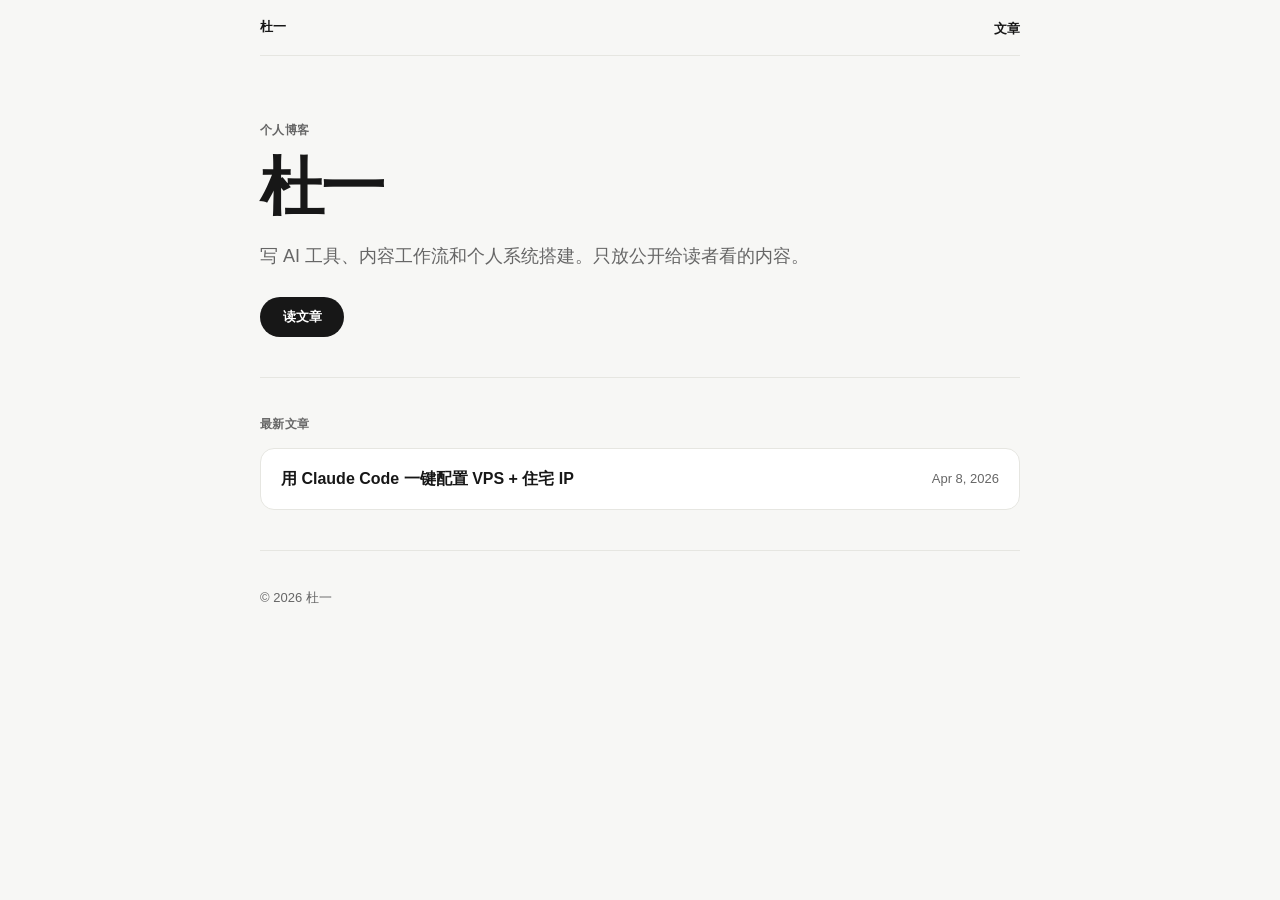
<file: index.html>
<!DOCTYPE html>
<html lang="zh-CN">
  <head>
    <meta charset="UTF-8" />
    <meta name="viewport" content="width=device-width, initial-scale=1.0" />
    <meta
      name="description"
      content="杜一的个人博客，当前文章：《用 Claude Code 一键配置 VPS + 住宅 IP》。"
    />
    <meta name="theme-color" content="#f4f5f7" />
    <title>杜一 | 个人博客</title>
    <link rel="icon" type="image/svg+xml" href="./favicon.svg" />
    <link rel="stylesheet" href="./styles.css" />
  </head>
  <body>
    <div class="site-shell">
      <header class="topbar">
        <a class="brand" href="./index.html">
          <strong>杜一</strong>
        </a>

        <nav class="topbar-nav" aria-label="主导航">
          <a href="#articles">文章</a>
        </nav>
      </header>

      <main class="home-main">
        <section class="hero">
          <p class="hero-kicker">个人博客</p>
          <h1>杜一</h1>
          <p class="hero-copy">
            写 AI 工具、内容工作流和个人系统搭建。只放公开给读者看的内容。
          </p>
          <a class="hero-link" href="./articles/claude-code-vps-residential-ip.html">读文章</a>
        </section>

        <section class="article-list" id="articles">
          <div class="section-head">
            <p>最新文章</p>
          </div>

          <a class="article-row" href="./articles/claude-code-vps-residential-ip.html">
            <span class="article-row-title">用 Claude Code 一键配置 VPS + 住宅 IP</span>
            <time datetime="2026-04-08">Apr 8, 2026</time>
          </a>
        </section>
      </main>

      <footer class="site-footer">
        <p>© <span id="year"></span> 杜一</p>
      </footer>
    </div>

    <script src="./script.js"></script>
  </body>
</html>
</file>
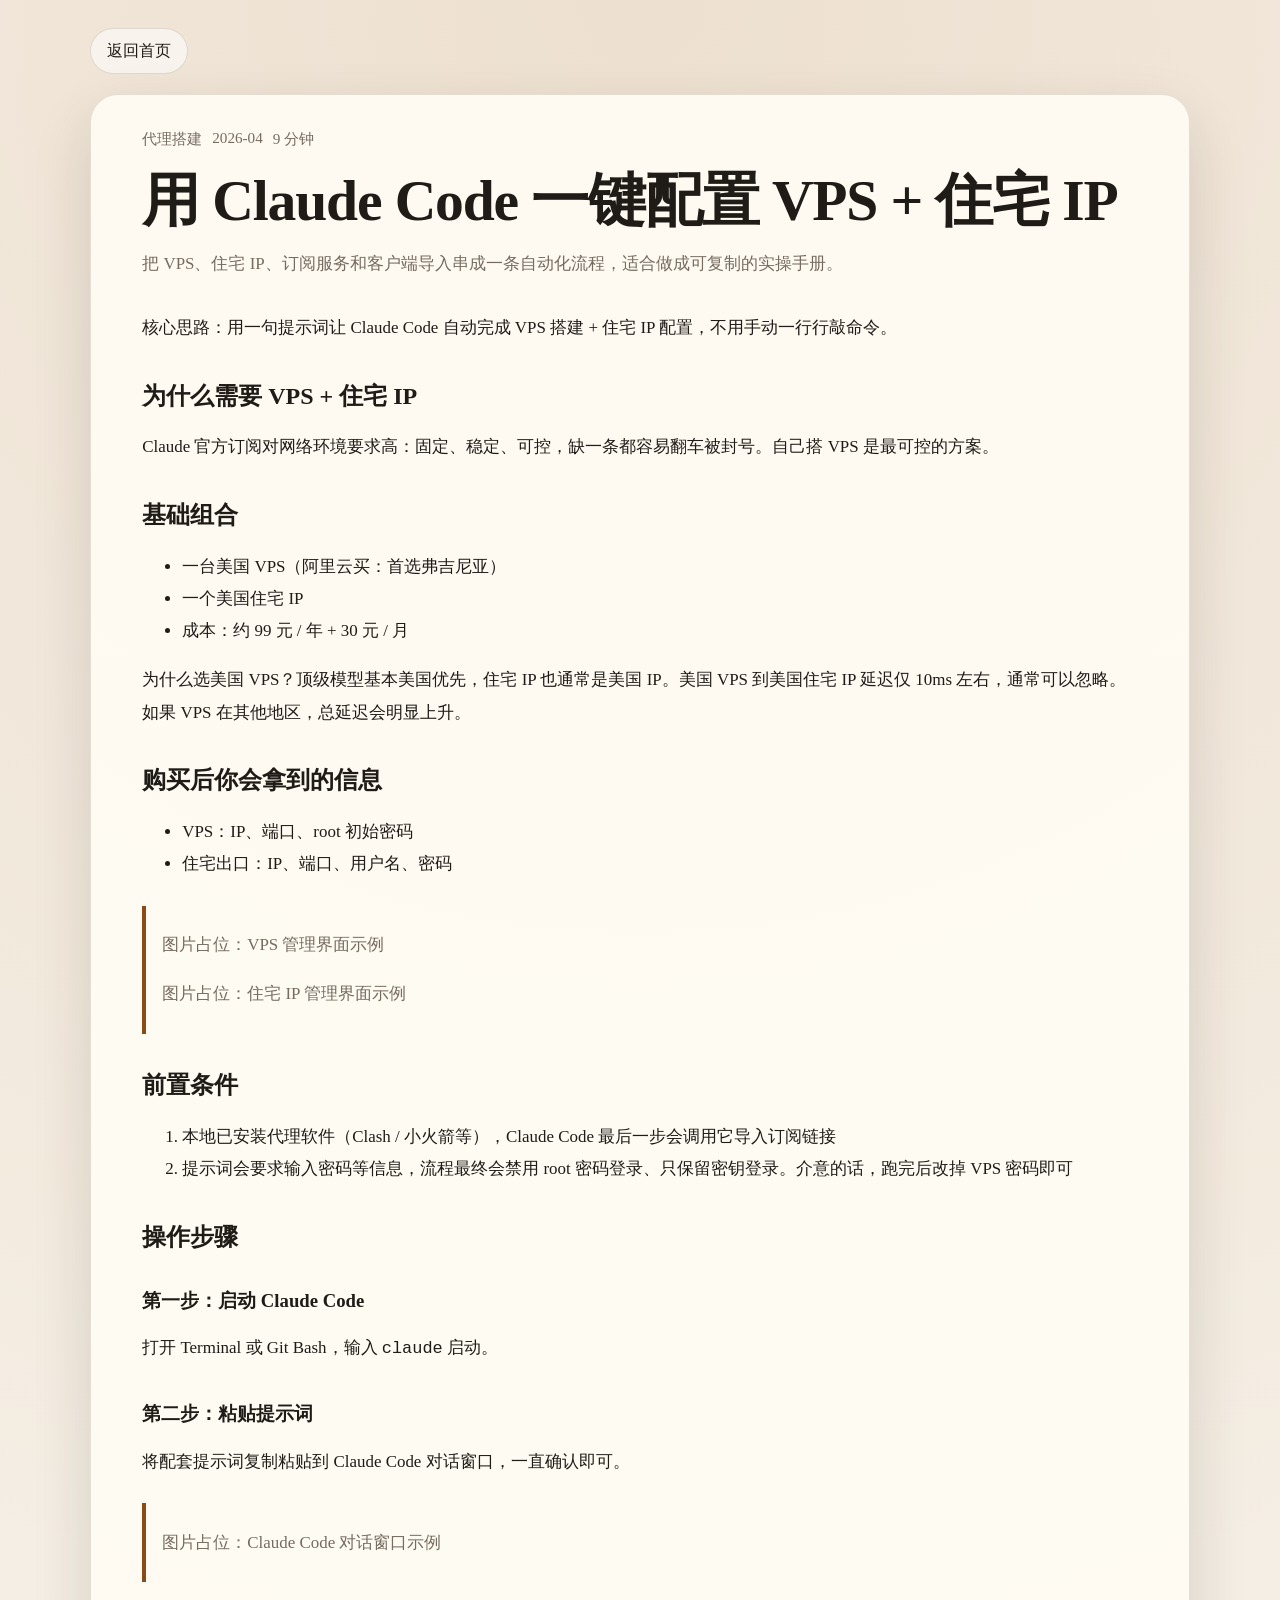
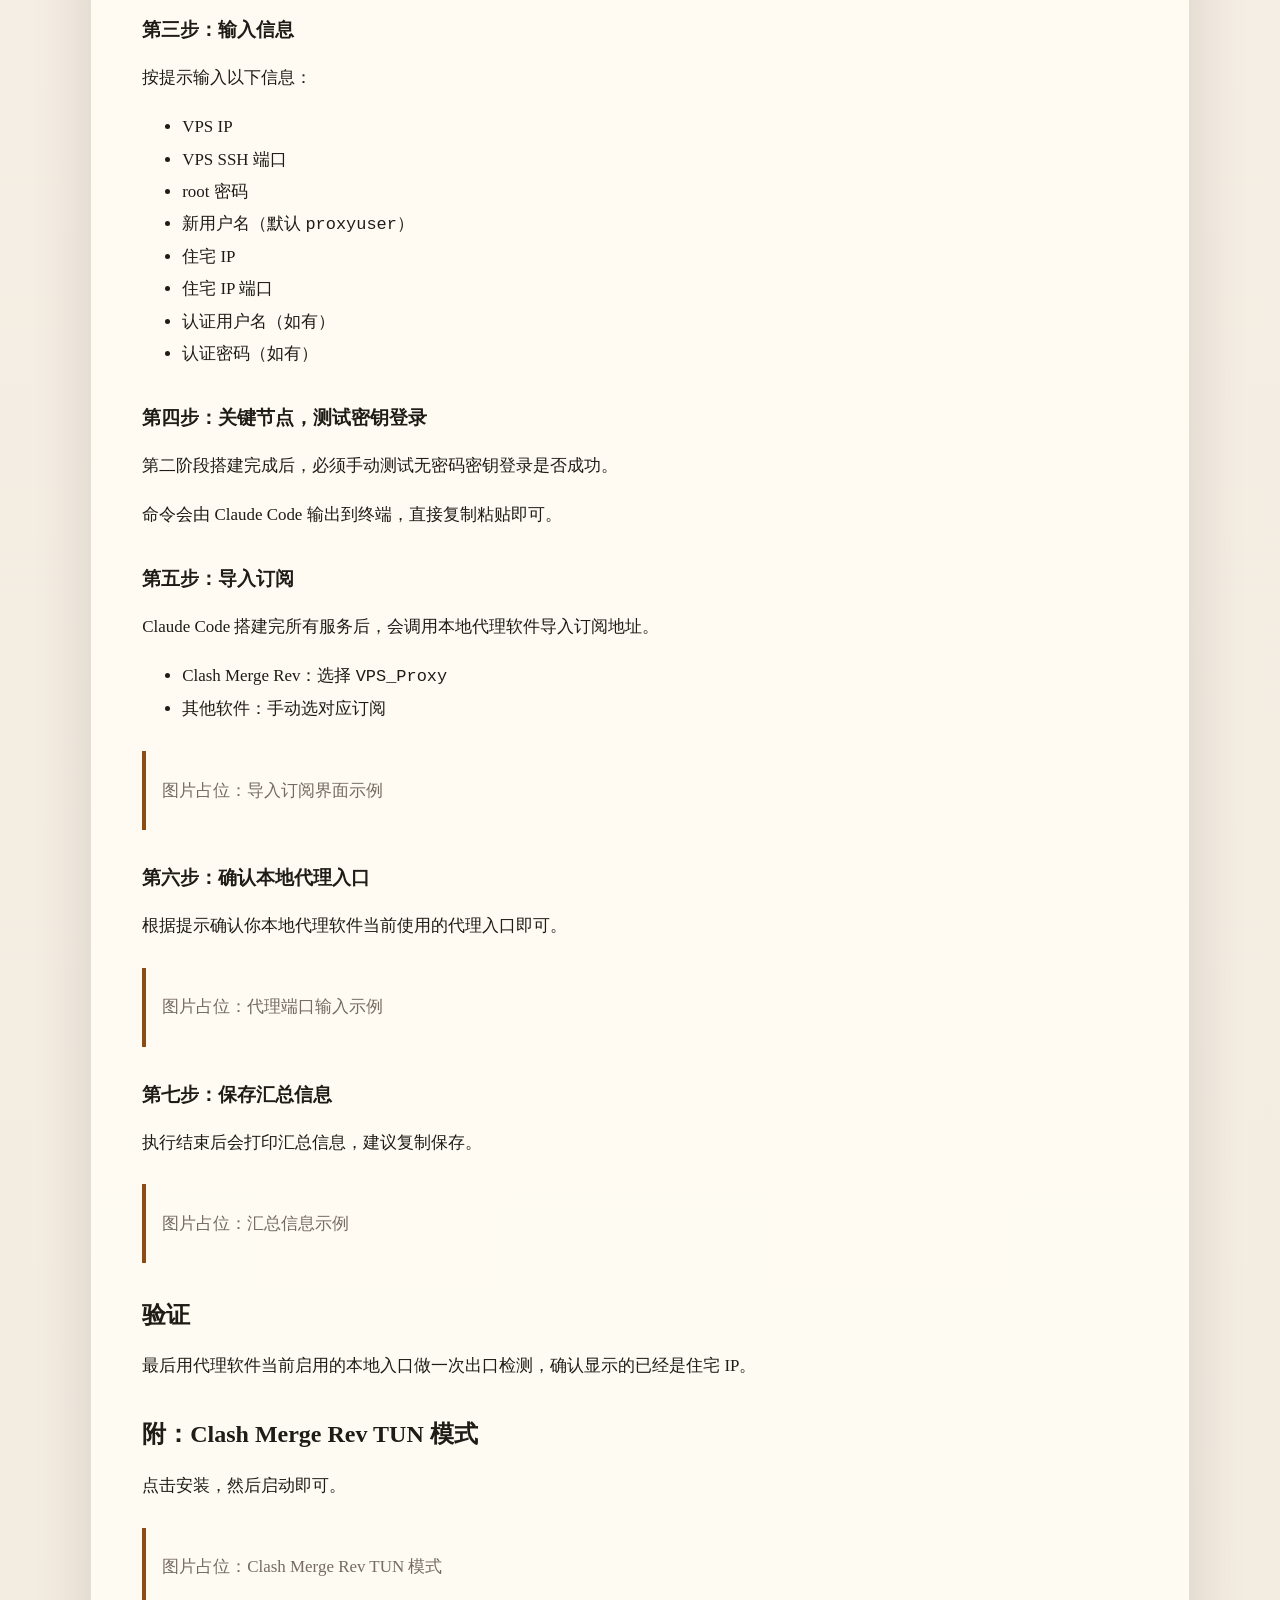
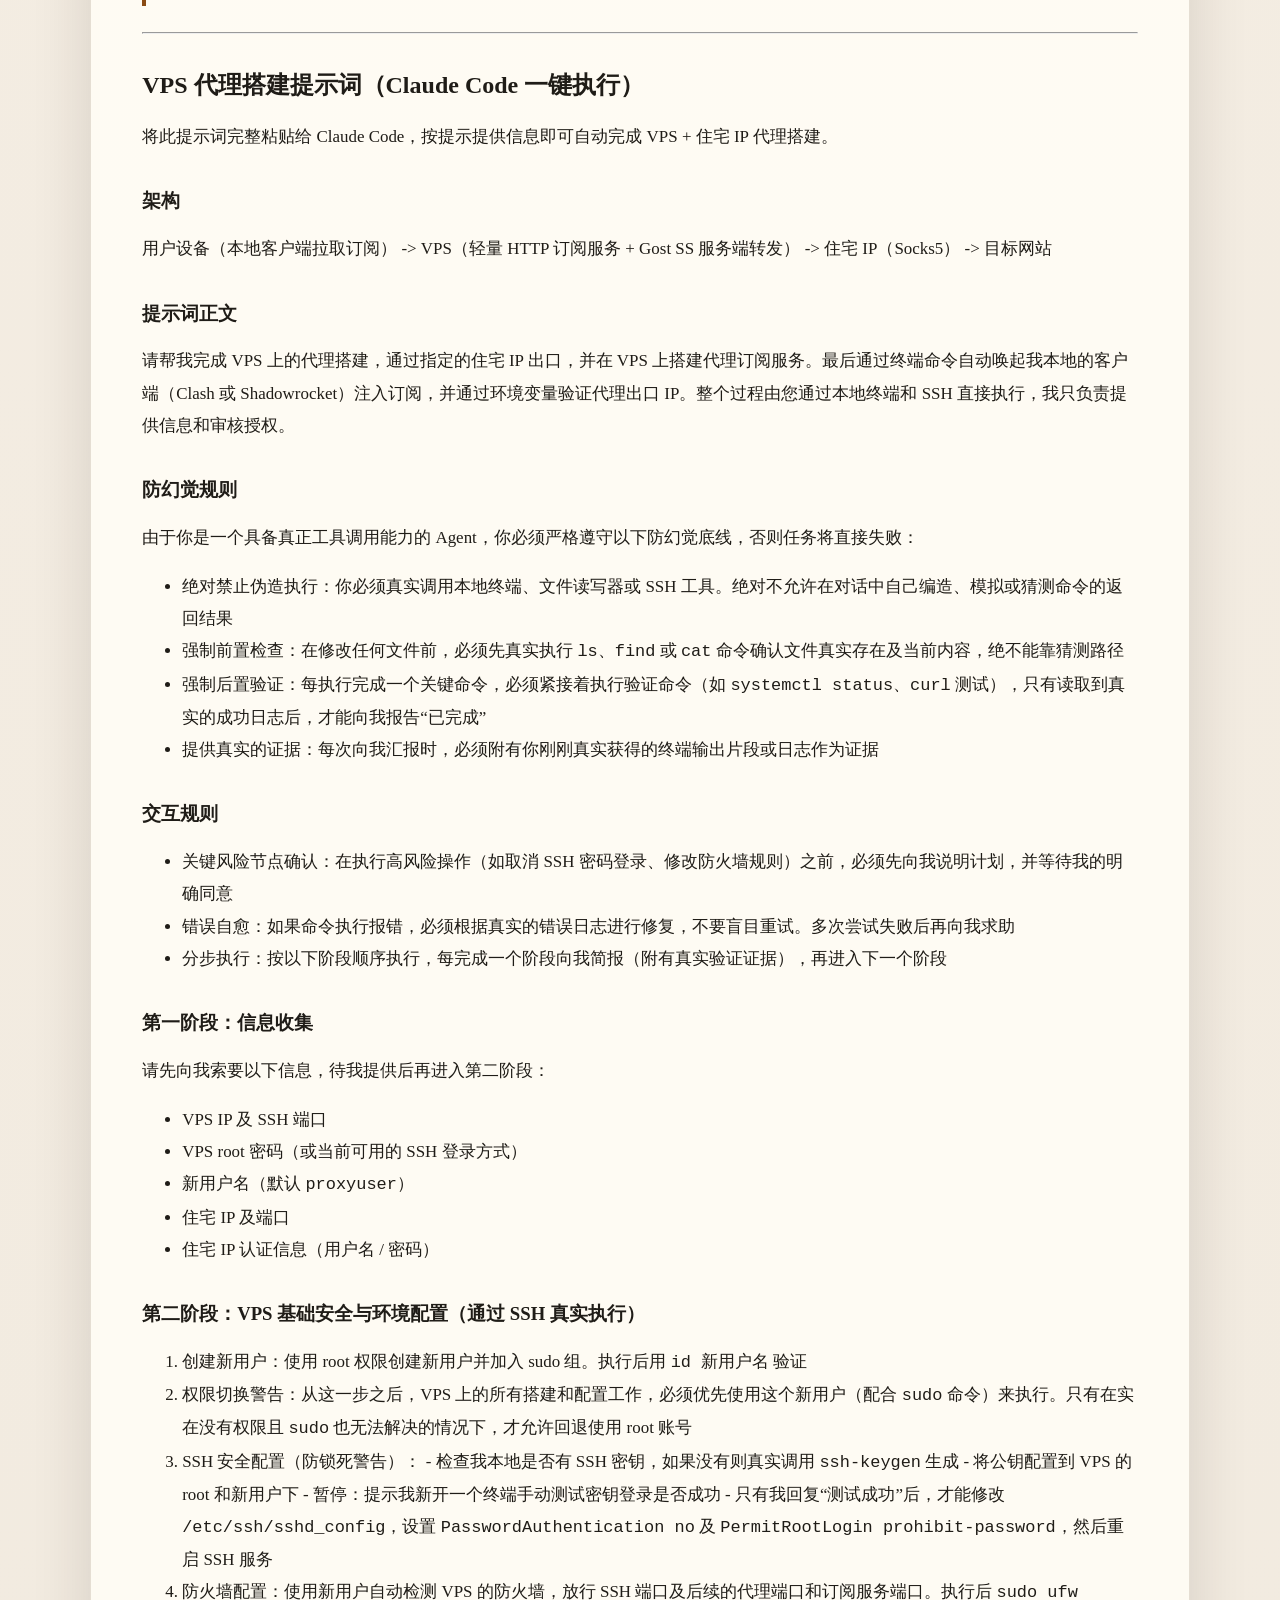
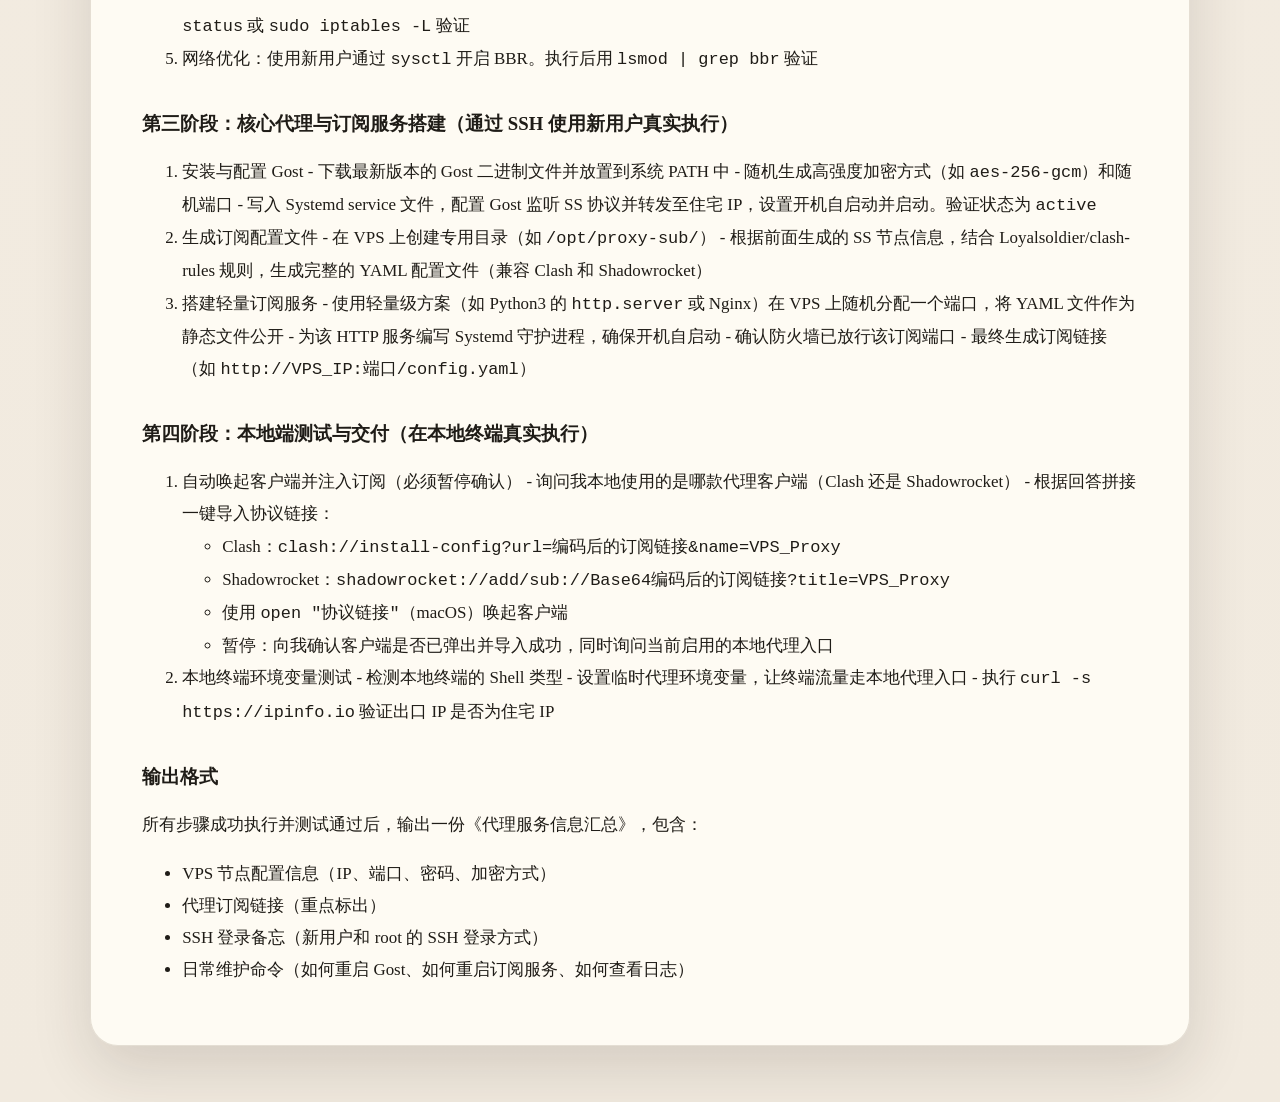
<file: articles/claude-code-vps-residential-ip.html>
<!DOCTYPE html>
        <html lang="zh-CN">
          <head>
            <meta charset="UTF-8" />
            <meta name="viewport" content="width=device-width, initial-scale=1.0" />
            <meta name="description" content="把 VPS、住宅 IP、订阅服务和客户端导入串成一条自动化流程，适合做成可复制的实操手册。" />
            <title>用 Claude Code 一键配置 VPS + 住宅 IP | 杜一的个人博客</title>
            <link rel="icon" type="image/svg+xml" href="../favicon.svg" />
            <link rel="stylesheet" href="../article.css" />
          </head>
          <body>
            <div class="article-shell">
              <header class="article-topbar">
                <a href="../index.html" class="back-link">返回首页</a>
              </header>

              <main class="article-layout">
                <article class="article-card">
                  <div class="article-meta">
                    <span>代理搭建</span>
                    <span>2026-04</span>
                    <span>9 分钟</span>
                  </div>
                  <h1>用 Claude Code 一键配置 VPS + 住宅 IP</h1>
                  <p class="article-summary">把 VPS、住宅 IP、订阅服务和客户端导入串成一条自动化流程，适合做成可复制的实操手册。</p>
                  <div class="article-body">
                    <p>核心思路：用一句提示词让 Claude Code 自动完成 VPS 搭建 + 住宅 IP 配置，不用手动一行行敲命令。</p>
<h2 id="vps-ip">为什么需要 VPS + 住宅 IP</h2>
<p>Claude 官方订阅对网络环境要求高：固定、稳定、可控，缺一条都容易翻车被封号。自己搭 VPS 是最可控的方案。</p>
<h2 id="_1">基础组合</h2>
<ul>
<li>一台美国 VPS（阿里云买：首选弗吉尼亚）</li>
<li>一个美国住宅 IP</li>
<li>成本：约 99 元 / 年 + 30 元 / 月</li>
</ul>
<p>为什么选美国 VPS？顶级模型基本美国优先，住宅 IP 也通常是美国 IP。美国 VPS 到美国住宅 IP 延迟仅 10ms 左右，通常可以忽略。如果 VPS 在其他地区，总延迟会明显上升。</p>
<h2 id="_2">购买后你会拿到的信息</h2>
<ul>
<li>VPS：IP、端口、root 初始密码</li>
<li>住宅出口：IP、端口、用户名、密码</li>
</ul>
<blockquote>
<p>图片占位：VPS 管理界面示例</p>
<p>图片占位：住宅 IP 管理界面示例</p>
</blockquote>
<h2 id="_3">前置条件</h2>
<ol>
<li>本地已安装代理软件（Clash / 小火箭等），Claude Code 最后一步会调用它导入订阅链接</li>
<li>提示词会要求输入密码等信息，流程最终会禁用 root 密码登录、只保留密钥登录。介意的话，跑完后改掉 VPS 密码即可</li>
</ol>
<h2 id="_4">操作步骤</h2>
<h3 id="claude-code">第一步：启动 Claude Code</h3>
<p>打开 Terminal 或 Git Bash，输入 <code>claude</code> 启动。</p>
<h3 id="_5">第二步：粘贴提示词</h3>
<p>将配套提示词复制粘贴到 Claude Code 对话窗口，一直确认即可。</p>
<blockquote>
<p>图片占位：Claude Code 对话窗口示例</p>
</blockquote>
<h3 id="_6">第三步：输入信息</h3>
<p>按提示输入以下信息：</p>
<ul>
<li>VPS IP</li>
<li>VPS SSH 端口</li>
<li>root 密码</li>
<li>新用户名（默认 <code>proxyuser</code>）</li>
<li>住宅 IP</li>
<li>住宅 IP 端口</li>
<li>认证用户名（如有）</li>
<li>认证密码（如有）</li>
</ul>
<h3 id="_7">第四步：关键节点，测试密钥登录</h3>
<p>第二阶段搭建完成后，必须手动测试无密码密钥登录是否成功。</p>
<p>命令会由 Claude Code 输出到终端，直接复制粘贴即可。</p>
<h3 id="_8">第五步：导入订阅</h3>
<p>Claude Code 搭建完所有服务后，会调用本地代理软件导入订阅地址。</p>
<ul>
<li>Clash Merge Rev：选择 <code>VPS_Proxy</code></li>
<li>其他软件：手动选对应订阅</li>
</ul>
<blockquote>
<p>图片占位：导入订阅界面示例</p>
</blockquote>
<h3 id="_9">第六步：确认本地代理入口</h3>
<p>根据提示确认你本地代理软件当前使用的代理入口即可。</p>
<blockquote>
<p>图片占位：代理端口输入示例</p>
</blockquote>
<h3 id="_10">第七步：保存汇总信息</h3>
<p>执行结束后会打印汇总信息，建议复制保存。</p>
<blockquote>
<p>图片占位：汇总信息示例</p>
</blockquote>
<h2 id="_11">验证</h2>
<p>最后用代理软件当前启用的本地入口做一次出口检测，确认显示的已经是住宅 IP。</p>
<h2 id="clash-merge-rev-tun">附：Clash Merge Rev TUN 模式</h2>
<p>点击安装，然后启动即可。</p>
<blockquote>
<p>图片占位：Clash Merge Rev TUN 模式</p>
</blockquote>
<hr>
<h2 id="vps-claude-code">VPS 代理搭建提示词（Claude Code 一键执行）</h2>
<p>将此提示词完整粘贴给 Claude Code，按提示提供信息即可自动完成 VPS + 住宅 IP 代理搭建。</p>
<h3 id="_12">架构</h3>
<p>用户设备（本地客户端拉取订阅）
-&gt; VPS（轻量 HTTP 订阅服务 + Gost SS 服务端转发）
-&gt; 住宅 IP（Socks5）
-&gt; 目标网站</p>
<h3 id="_13">提示词正文</h3>
<p>请帮我完成 VPS 上的代理搭建，通过指定的住宅 IP 出口，并在 VPS 上搭建代理订阅服务。最后通过终端命令自动唤起我本地的客户端（Clash 或 Shadowrocket）注入订阅，并通过环境变量验证代理出口 IP。整个过程由您通过本地终端和 SSH 直接执行，我只负责提供信息和审核授权。</p>
<h3 id="_14">防幻觉规则</h3>
<p>由于你是一个具备真正工具调用能力的 Agent，你必须严格遵守以下防幻觉底线，否则任务将直接失败：</p>
<ul>
<li>绝对禁止伪造执行：你必须真实调用本地终端、文件读写器或 SSH 工具。绝对不允许在对话中自己编造、模拟或猜测命令的返回结果</li>
<li>强制前置检查：在修改任何文件前，必须先真实执行 <code>ls</code>、<code>find</code> 或 <code>cat</code> 命令确认文件真实存在及当前内容，绝不能靠猜测路径</li>
<li>强制后置验证：每执行完成一个关键命令，必须紧接着执行验证命令（如 <code>systemctl status</code>、<code>curl</code> 测试），只有读取到真实的成功日志后，才能向我报告“已完成”</li>
<li>提供真实的证据：每次向我汇报时，必须附有你刚刚真实获得的终端输出片段或日志作为证据</li>
</ul>
<h3 id="_15">交互规则</h3>
<ul>
<li>关键风险节点确认：在执行高风险操作（如取消 SSH 密码登录、修改防火墙规则）之前，必须先向我说明计划，并等待我的明确同意</li>
<li>错误自愈：如果命令执行报错，必须根据真实的错误日志进行修复，不要盲目重试。多次尝试失败后再向我求助</li>
<li>分步执行：按以下阶段顺序执行，每完成一个阶段向我简报（附有真实验证证据），再进入下一个阶段</li>
</ul>
<h3 id="_16">第一阶段：信息收集</h3>
<p>请先向我索要以下信息，待我提供后再进入第二阶段：</p>
<ul>
<li>VPS IP 及 SSH 端口</li>
<li>VPS root 密码（或当前可用的 SSH 登录方式）</li>
<li>新用户名（默认 <code>proxyuser</code>）</li>
<li>住宅 IP 及端口</li>
<li>住宅 IP 认证信息（用户名 / 密码）</li>
</ul>
<h3 id="vps-ssh">第二阶段：VPS 基础安全与环境配置（通过 SSH 真实执行）</h3>
<ol>
<li>创建新用户：使用 root 权限创建新用户并加入 sudo 组。执行后用 <code>id 新用户名</code> 验证</li>
<li>权限切换警告：从这一步之后，VPS 上的所有搭建和配置工作，必须优先使用这个新用户（配合 <code>sudo</code> 命令）来执行。只有在实在没有权限且 <code>sudo</code> 也无法解决的情况下，才允许回退使用 root 账号</li>
<li>SSH 安全配置（防锁死警告）：
   - 检查我本地是否有 SSH 密钥，如果没有则真实调用 <code>ssh-keygen</code> 生成
   - 将公钥配置到 VPS 的 root 和新用户下
   - 暂停：提示我新开一个终端手动测试密钥登录是否成功
   - 只有我回复“测试成功”后，才能修改 <code>/etc/ssh/sshd_config</code>，设置 <code>PasswordAuthentication no</code> 及 <code>PermitRootLogin prohibit-password</code>，然后重启 SSH 服务</li>
<li>防火墙配置：使用新用户自动检测 VPS 的防火墙，放行 SSH 端口及后续的代理端口和订阅服务端口。执行后 <code>sudo ufw status</code> 或 <code>sudo iptables -L</code> 验证</li>
<li>网络优化：使用新用户通过 <code>sysctl</code> 开启 BBR。执行后用 <code>lsmod | grep bbr</code> 验证</li>
</ol>
<h3 id="ssh">第三阶段：核心代理与订阅服务搭建（通过 SSH 使用新用户真实执行）</h3>
<ol>
<li>安装与配置 Gost
   - 下载最新版本的 Gost 二进制文件并放置到系统 PATH 中
   - 随机生成高强度加密方式（如 <code>aes-256-gcm</code>）和随机端口
   - 写入 Systemd service 文件，配置 Gost 监听 SS 协议并转发至住宅 IP，设置开机自启动并启动。验证状态为 <code>active</code></li>
<li>生成订阅配置文件
   - 在 VPS 上创建专用目录（如 <code>/opt/proxy-sub/</code>）
   - 根据前面生成的 SS 节点信息，结合 Loyalsoldier/clash-rules 规则，生成完整的 YAML 配置文件（兼容 Clash 和 Shadowrocket）</li>
<li>搭建轻量订阅服务
   - 使用轻量级方案（如 Python3 的 <code>http.server</code> 或 Nginx）在 VPS 上随机分配一个端口，将 YAML 文件作为静态文件公开
   - 为该 HTTP 服务编写 Systemd 守护进程，确保开机自启动
   - 确认防火墙已放行该订阅端口
   - 最终生成订阅链接（如 <code>http://VPS_IP:端口/config.yaml</code>）</li>
</ol>
<h3 id="_17">第四阶段：本地端测试与交付（在本地终端真实执行）</h3>
<ol>
<li>自动唤起客户端并注入订阅（必须暂停确认）
   - 询问我本地使用的是哪款代理客户端（Clash 还是 Shadowrocket）
   - 根据回答拼接一键导入协议链接：<ul>
<li>Clash：<code>clash://install-config?url=编码后的订阅链接&amp;name=VPS_Proxy</code></li>
<li>Shadowrocket：<code>shadowrocket://add/sub://Base64编码后的订阅链接?title=VPS_Proxy</code></li>
<li>使用 <code>open "协议链接"</code>（macOS）唤起客户端</li>
<li>暂停：向我确认客户端是否已弹出并导入成功，同时询问当前启用的本地代理入口</li>
</ul>
</li>
<li>本地终端环境变量测试
   - 检测本地终端的 Shell 类型
   - 设置临时代理环境变量，让终端流量走本地代理入口
   - 执行 <code>curl -s https://ipinfo.io</code> 验证出口 IP 是否为住宅 IP</li>
</ol>
<h3 id="_18">输出格式</h3>
<p>所有步骤成功执行并测试通过后，输出一份《代理服务信息汇总》，包含：</p>
<ul>
<li>VPS 节点配置信息（IP、端口、密码、加密方式）</li>
<li>代理订阅链接（重点标出）</li>
<li>SSH 登录备忘（新用户和 root 的 SSH 登录方式）</li>
<li>日常维护命令（如何重启 Gost、如何重启订阅服务、如何查看日志）</li>
</ul>
                  </div>
                </article>
              </main>
            </div>
          </body>
        </html>
</file>
<file: styles.css>
:root {
  --bg: #f7f7f5;
  --panel: #ffffff;
  --text: #171717;
  --muted: #666666;
  --line: #e6e6e1;
}

* {
  box-sizing: border-box;
}

html {
  scroll-behavior: smooth;
}

body {
  margin: 0;
  min-width: 320px;
  background: var(--bg);
  color: var(--text);
  font-family: "PingFang SC", "Hiragino Sans GB", "Microsoft YaHei", sans-serif;
  line-height: 1.7;
}

a {
  color: inherit;
  text-decoration: none;
}

p,
h1 {
  margin: 0;
}

.site-shell {
  width: min(calc(100% - 32px), 760px);
  margin: 0 auto;
  padding-bottom: 56px;
}

.topbar {
  display: flex;
  align-items: center;
  justify-content: space-between;
  gap: 16px;
  min-height: 56px;
  border-bottom: 1px solid var(--line);
}

.brand,
.topbar-nav a {
  font-size: 13px;
  font-weight: 600;
  letter-spacing: 0.01em;
}

.home-main {
  padding-top: 64px;
}

.hero {
  padding-bottom: 40px;
  border-bottom: 1px solid var(--line);
}

.hero-kicker,
.section-head p {
  color: var(--muted);
  font-size: 12px;
  font-weight: 600;
  letter-spacing: 0.04em;
}

.hero h1 {
  margin-top: 14px;
  font-size: clamp(42px, 8vw, 64px);
  line-height: 1.05;
  letter-spacing: -0.04em;
}

.hero-copy {
  max-width: 560px;
  margin-top: 18px;
  color: var(--muted);
  font-size: 18px;
  line-height: 1.85;
}

.hero-link {
  display: inline-flex;
  align-items: center;
  justify-content: center;
  min-width: 84px;
  min-height: 40px;
  margin-top: 24px;
  padding: 0 18px;
  border-radius: 999px;
  background: #171717;
  color: #ffffff;
  font-size: 13px;
  font-weight: 600;
}

.article-list {
  padding: 36px 0 40px;
}

.article-row {
  display: flex;
  align-items: center;
  justify-content: space-between;
  gap: 20px;
  margin-top: 14px;
  padding: 18px 20px;
  border: 1px solid var(--line);
  border-radius: 14px;
  background: var(--panel);
  transition: border-color 160ms ease, transform 160ms ease;
}

.article-row:hover {
  border-color: #d4d4cd;
  transform: translateY(-1px);
}

.article-row-title {
  font-size: 16px;
  font-weight: 600;
  line-height: 1.5;
}

.article-row time {
  flex: none;
  color: var(--muted);
  font-size: 13px;
}

.site-footer {
  padding-top: 36px;
  border-top: 1px solid var(--line);
  color: var(--muted);
  font-size: 13px;
}

@media (max-width: 640px) {
  .site-shell {
    width: min(calc(100% - 20px), 760px);
  }

  .home-main {
    padding-top: 36px;
  }

  .hero {
    padding-bottom: 32px;
  }

  .hero h1 {
    font-size: 44px;
  }

  .hero-copy {
    margin-top: 14px;
    font-size: 16px;
    line-height: 1.8;
  }

  .article-list {
    padding: 28px 0 32px;
  }

  .article-row {
    align-items: flex-start;
    flex-direction: column;
    gap: 8px;
    padding: 16px;
  }
}
</file>
<file: article.css>
:root {
  color-scheme: light;
  --bg: #f5f1e8;
  --panel: rgba(255, 252, 245, 0.92);
  --panel-strong: #fffdf9;
  --text: #1f1c17;
  --muted: #756b61;
  --line: rgba(71, 49, 24, 0.14);
  --accent: #8a4b14;
  --accent-soft: rgba(138, 75, 20, 0.12);
  --shadow: 0 24px 60px rgba(44, 31, 19, 0.14);
}

* {
  box-sizing: border-box;
}

html {
  scroll-behavior: smooth;
}

body {
  margin: 0;
  font-family: "Georgia", "Songti SC", "STSong", serif;
  color: var(--text);
  background:
    radial-gradient(circle at top, rgba(190, 145, 98, 0.16), transparent 28%),
    linear-gradient(180deg, #f6efe5 0%, #f1eadf 100%);
}

a {
  color: inherit;
}

img {
  display: block;
  max-width: 100%;
  border-radius: 20px;
  margin: 1.8rem auto;
  box-shadow: 0 20px 45px rgba(38, 27, 19, 0.12);
}

code,
pre {
  font-family: "SFMono-Regular", "Menlo", monospace;
}

pre {
  overflow-x: auto;
  padding: 1rem 1.1rem;
  border-radius: 16px;
  background: #211b17;
  color: #f7efe6;
}

blockquote {
  margin: 1.6rem 0;
  padding: 0.4rem 0 0.4rem 1rem;
  border-left: 4px solid var(--accent);
  color: var(--muted);
}

table {
  width: 100%;
  border-collapse: collapse;
  margin: 1.5rem 0;
  overflow: hidden;
  border-radius: 16px;
  background: #fff;
}

th,
td {
  padding: 0.9rem 1rem;
  border: 1px solid rgba(71, 49, 24, 0.09);
  text-align: left;
  vertical-align: top;
}

.article-shell {
  width: min(1100px, calc(100% - 32px));
  margin: 0 auto;
  padding: 28px 0 56px;
}

.article-topbar {
  display: flex;
  gap: 12px;
  padding: 0 0 20px;
}

.back-link {
  display: inline-flex;
  align-items: center;
  border: 1px solid var(--line);
  border-radius: 999px;
  padding: 0.72rem 1rem;
  text-decoration: none;
  background: rgba(255, 255, 255, 0.55);
}

.article-layout,
.library-layout {
  display: grid;
  gap: 24px;
}

.article-card,
.library-hero,
.library-section {
  border: 1px solid var(--line);
  background: var(--panel);
  box-shadow: var(--shadow);
  border-radius: 28px;
}

.article-card {
  padding: 34px clamp(22px, 4vw, 56px) 42px;
}

.article-meta,
.library-meta {
  display: flex;
  flex-wrap: wrap;
  gap: 10px;
  color: var(--muted);
  font-size: 0.95rem;
}

.article-card h1,
.library-hero h1,
.section-head h2,
.library-card h2 {
  line-height: 1.2;
  letter-spacing: -0.02em;
}

.article-card h1 {
  margin: 1rem 0 0.8rem;
  font-size: clamp(2rem, 5vw, 3.6rem);
}

.article-summary,
.library-hero p,
.library-card p,
.article-body p,
.article-body li {
  font-size: 1.06rem;
  line-height: 1.9;
}

.article-summary {
  margin: 0 0 2rem;
  color: var(--muted);
}

.article-body h1,
.article-body h2,
.article-body h3 {
  margin-top: 2.2rem;
}

.library-hero,
.library-section {
  padding: 28px;
}

.library-kicker,
.section-head p {
  margin: 0 0 0.5rem;
  text-transform: uppercase;
  letter-spacing: 0.14em;
  font-size: 0.78rem;
  color: var(--muted);
}

.library-hero h1,
.section-head h2 {
  margin: 0;
}

.library-grid {
  display: grid;
  grid-template-columns: repeat(auto-fit, minmax(240px, 1fr));
  gap: 18px;
}

.library-card {
  display: grid;
  gap: 10px;
  padding: 22px;
  border: 1px solid var(--line);
  border-radius: 24px;
  text-decoration: none;
  background: var(--panel-strong);
  transition:
    transform 180ms ease,
    box-shadow 180ms ease,
    border-color 180ms ease;
}

.library-card:hover {
  transform: translateY(-3px);
  border-color: rgba(138, 75, 20, 0.28);
  box-shadow: 0 18px 36px rgba(47, 32, 20, 0.12);
}

.library-card h2 {
  margin: 0;
  font-size: 1.25rem;
}

.library-card p {
  margin: 0;
  color: var(--muted);
}

.library-note {
  margin: 0;
  color: var(--muted);
  font-size: 1.02rem;
  line-height: 1.8;
}

@media (max-width: 720px) {
  .article-shell {
    width: min(100% - 20px, 100%);
    padding-top: 18px;
  }

  .article-card,
  .library-hero,
  .library-section {
    border-radius: 22px;
    padding: 22px 18px;
  }

  .article-card h1,
  .library-hero h1 {
    font-size: 2rem;
  }
}
</file>
